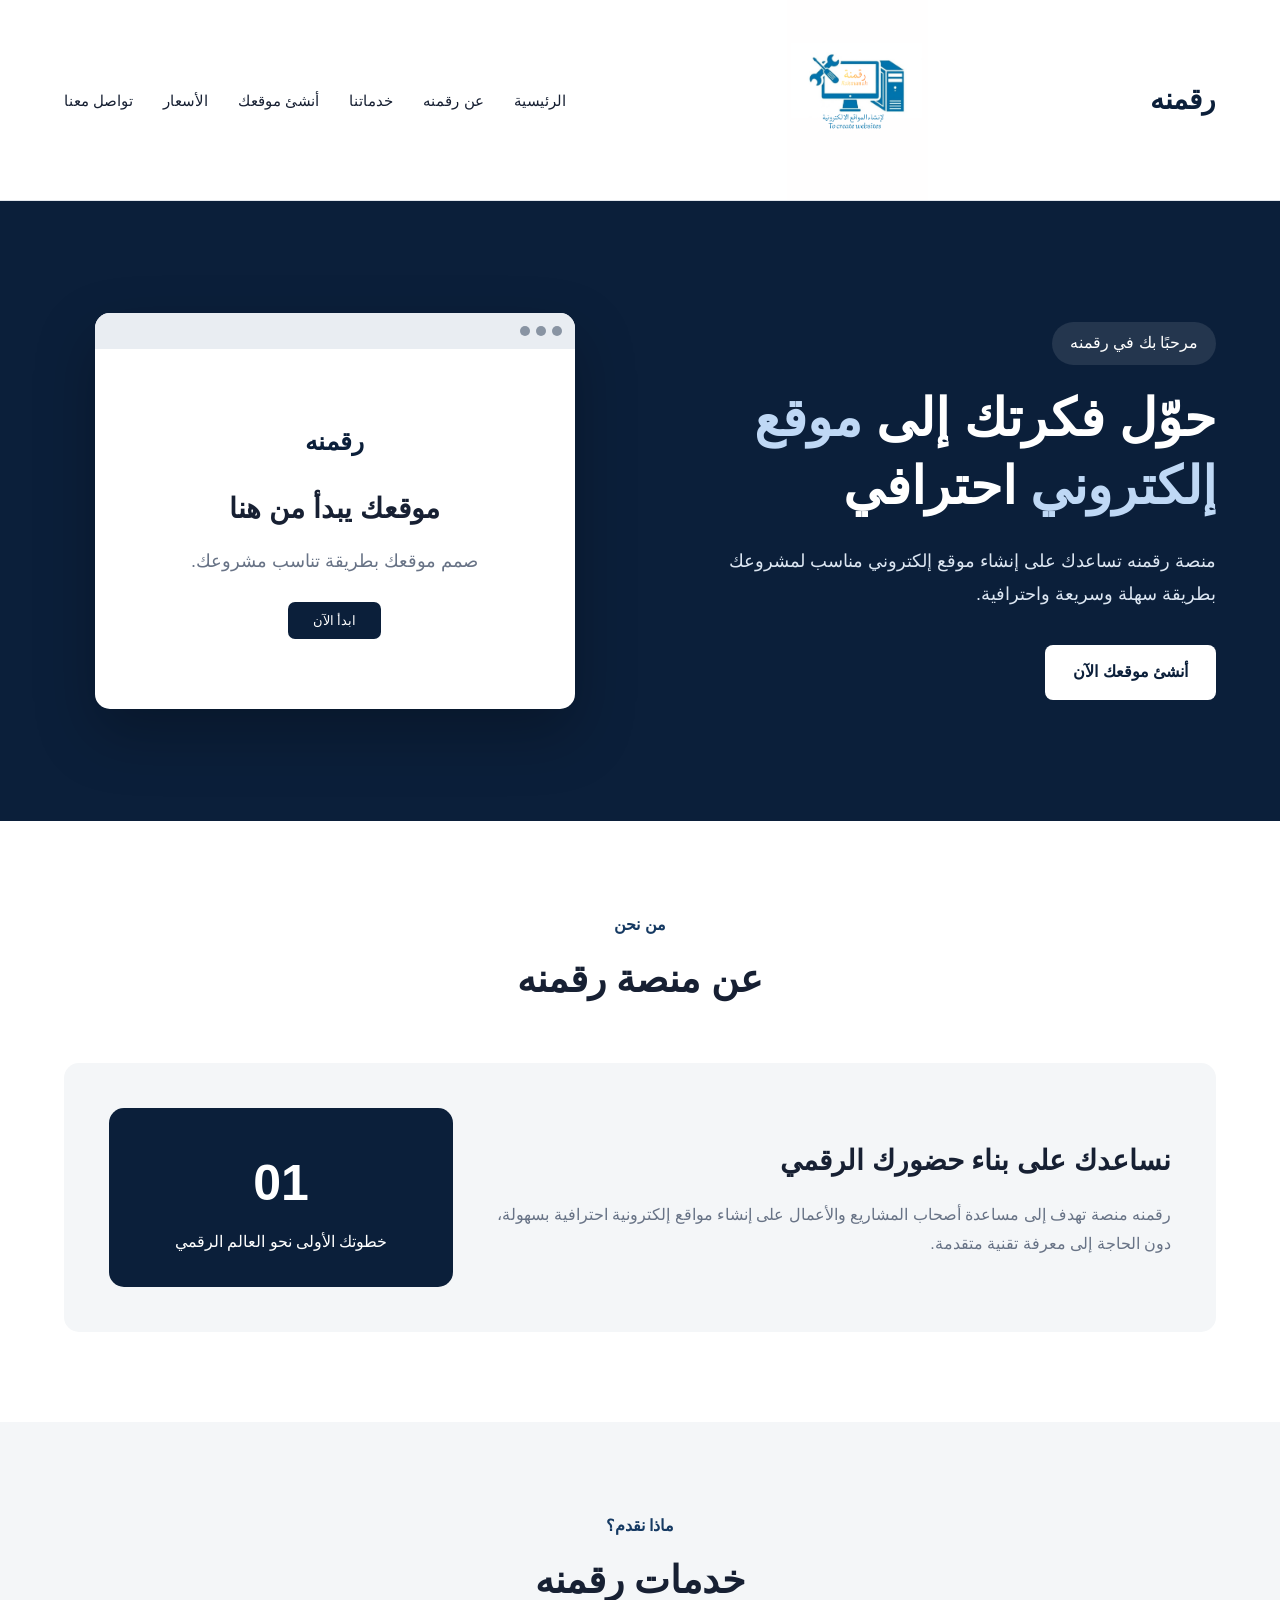
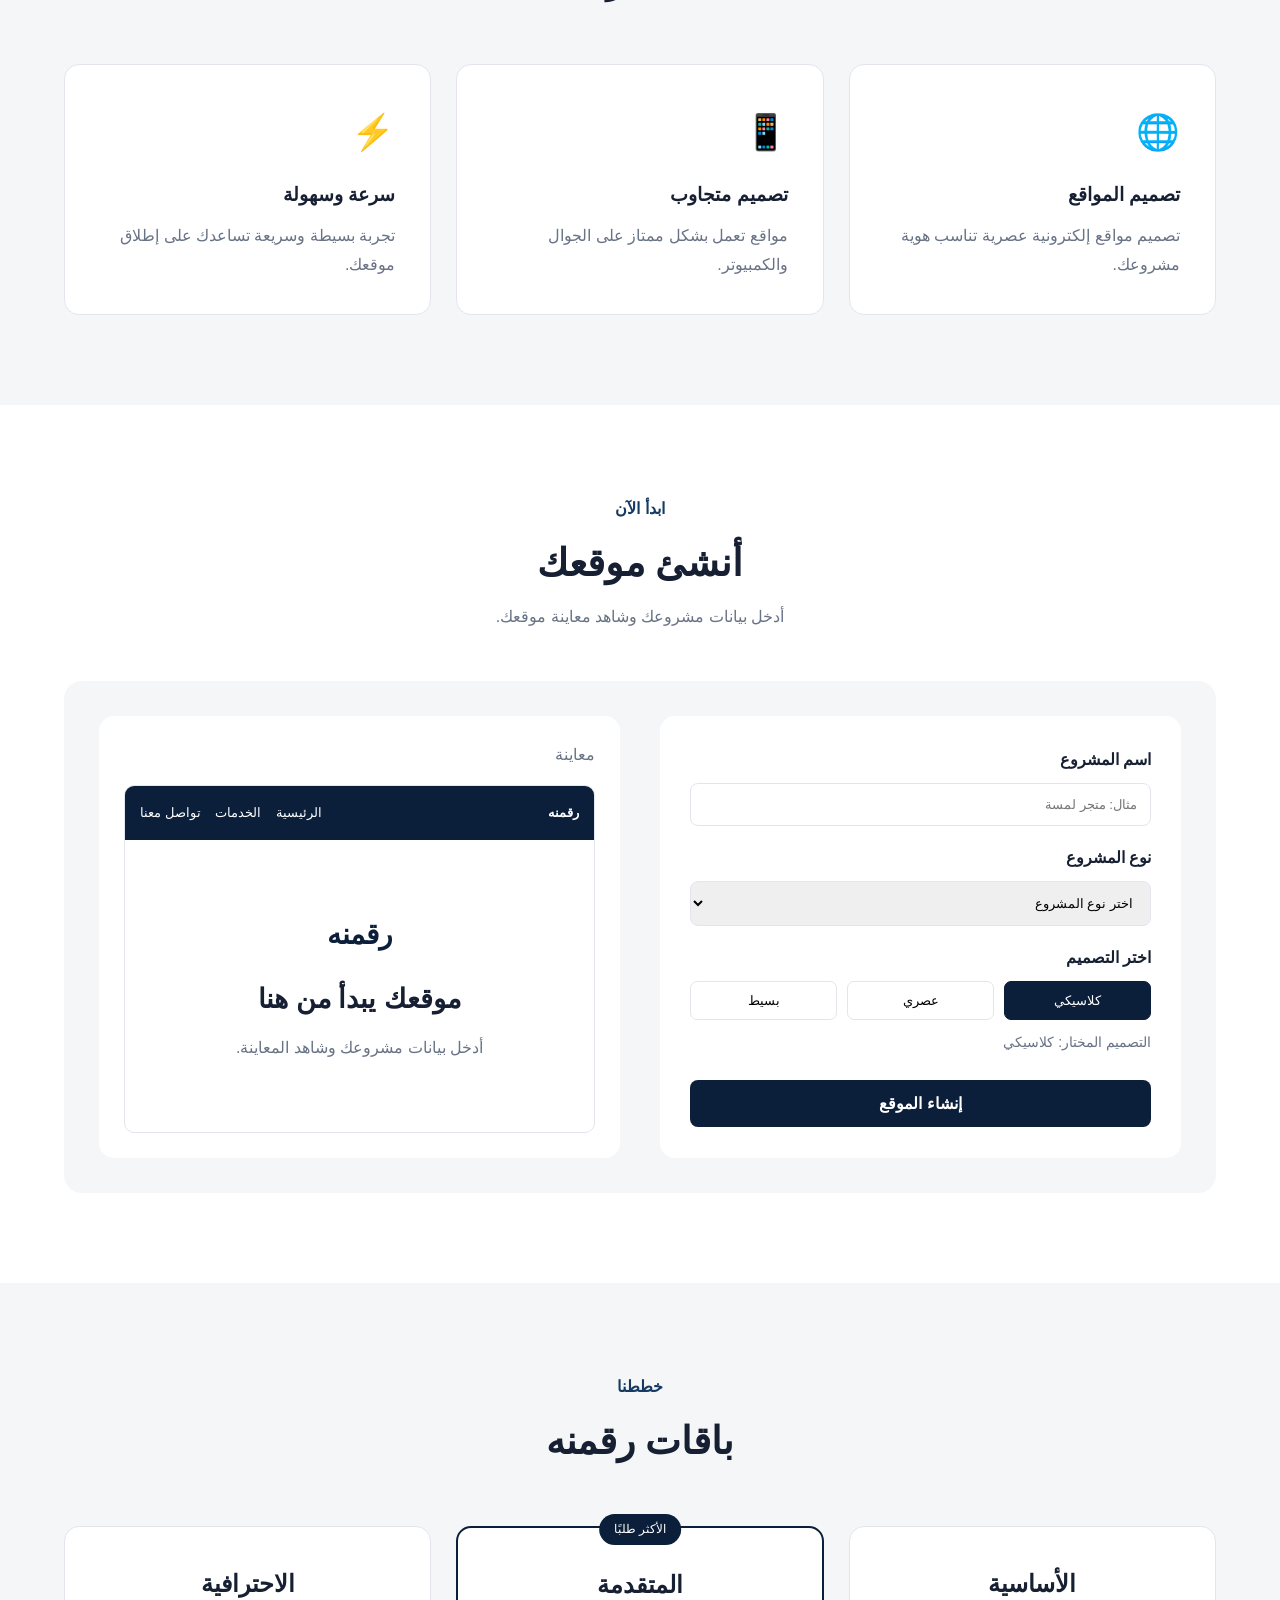
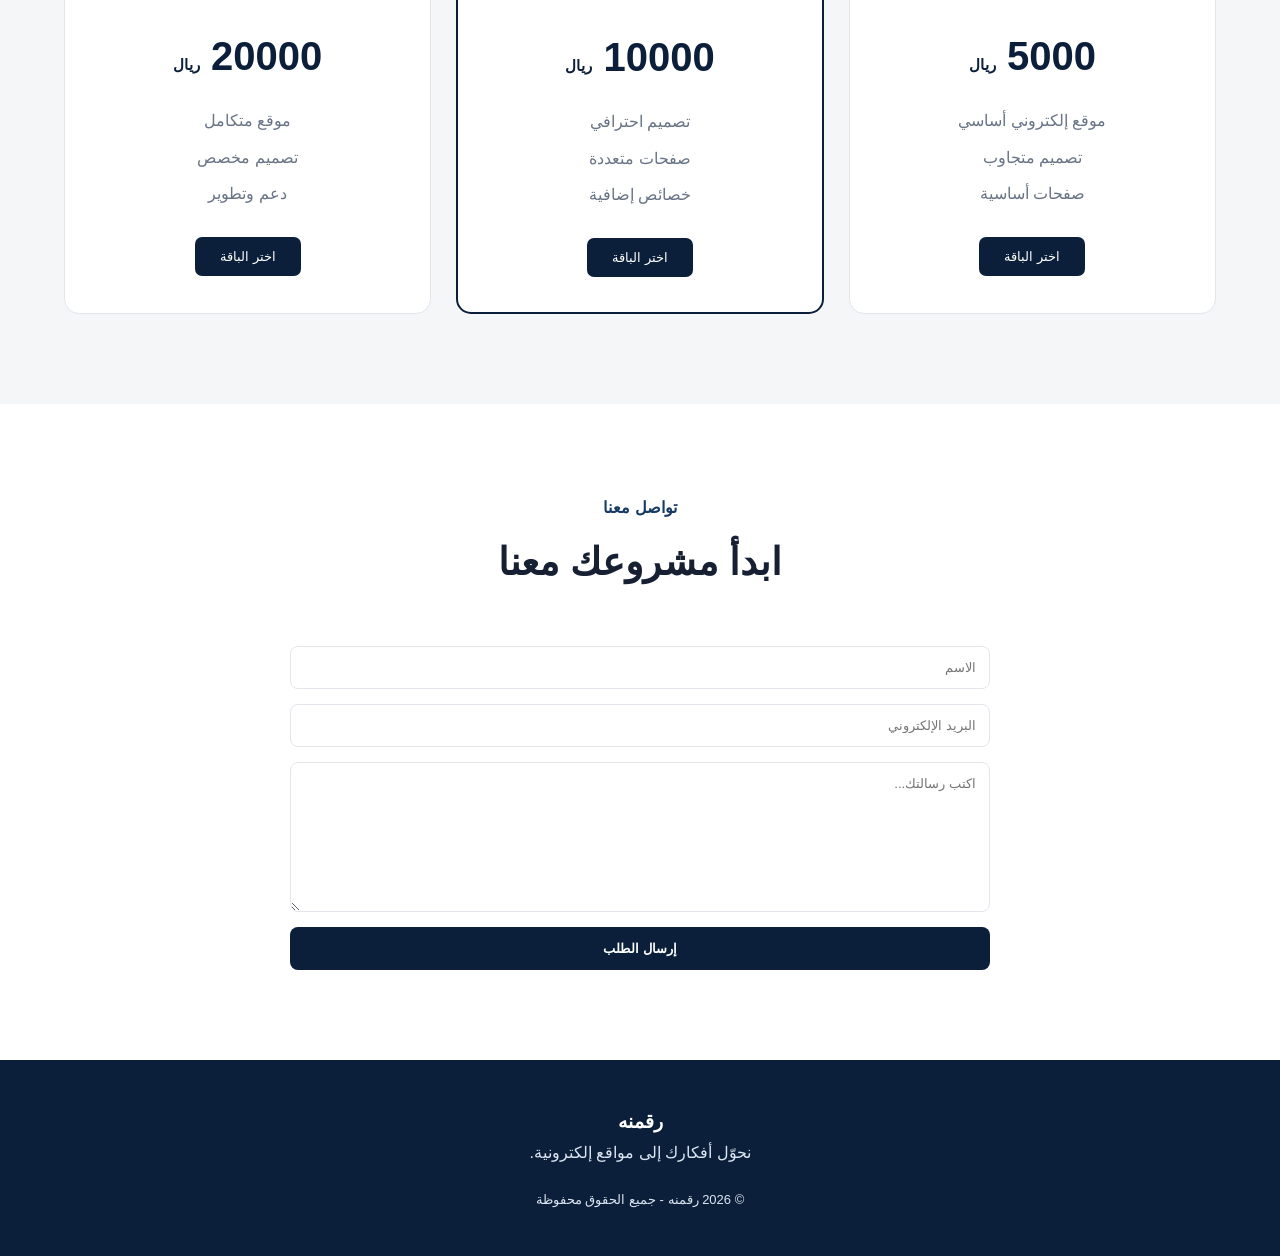
<file: index.html>
<!DOCTYPE html>
<html lang="ar" dir="rtl">
<head>
    <meta charset="UTF-8">
    <meta name="viewport" content="width=device-width, initial-scale=1.0">
    <title>رقمنه | إنشاء المواقع الإلكترونية</title>
    <link rel="stylesheet" href="style.css">
</head>

<body>
    

    <!-- القائمة العلوية -->
    <nav class="navbar">
        <div class="container nav-content">
            <a href="index.html" class="logo">
            رقمنه
        </a>

            <a href="index.html" class="logo">
                <img src="logo3.png" alt="شعار رقمنه">
            </a>

            <div class="nav-links">
                <a href="#home">الرئيسية</a>
                <a href="#about">عن رقمنه</a>
                <a href="#services">خدماتنا</a>
                <a href="#builder">أنشئ موقعك</a>
                <a href="#pricing">الأسعار</a>
                <a href="#contact">تواصل معنا</a>
            </div>

        </div>
    </nav>


    <!-- الصفحة الرئيسية -->
    <section class="hero" id="home">

        <div class="container hero-content">

            <div class="hero-text">

                <span class="small-title">مرحبًا بك في رقمنه</span>

                <h1>
                    حوّل فكرتك إلى
                    <span>موقع إلكتروني</span>
                    احترافي
                </h1>

                <p>
                    منصة رقمنه تساعدك على إنشاء موقع إلكتروني مناسب
                    لمشروعك بطريقة سهلة وسريعة واحترافية.
                </p>

                <a href="#builder" class="main-button">
                    أنشئ موقعك الآن
                </a>

            </div>

            <div class="hero-card">

                <div class="website-window">

                    <div class="window-top">
                        <span></span>
                        <span></span>
                        <span></span>
                    </div>

                    <div class="website-preview">
                        <div class="preview-logo">رقمنه</div>
                        <h3>موقعك يبدأ من هنا</h3>
                        <p>صمم موقعك بطريقة تناسب مشروعك.</p>
                        <button>ابدأ الآن</button>
                    </div>

                </div>

            </div>

        </div>

    </section>


    <!-- عن رقمنه -->
    <section class="section" id="about">

        <div class="container">

            <div class="section-title">
                <span>من نحن</span>
                <h2>عن منصة رقمنه</h2>
            </div>

            <div class="about-box">

                <div>
                    <h3>نساعدك على بناء حضورك الرقمي</h3>

                    <p>
                        رقمنه منصة تهدف إلى مساعدة أصحاب المشاريع والأعمال
                        على إنشاء مواقع إلكترونية احترافية بسهولة، دون الحاجة
                        إلى معرفة تقنية متقدمة.
                    </p>
                </div>

                <div class="about-number">
                    <strong>01</strong>
                    <span>خطوتك الأولى نحو العالم الرقمي</span>
                </div>

            </div>

        </div>

    </section>


    <!-- الخدمات -->
    <section class="section gray-section" id="services">

        <div class="container">

            <div class="section-title">
                <span>ماذا نقدم؟</span>
                <h2>خدمات رقمنه</h2>
            </div>

            <div class="cards">

                <div class="service-card">
                    <div class="icon">🌐</div>
                    <h3>تصميم المواقع</h3>
                    <p>
                        تصميم مواقع إلكترونية عصرية تناسب هوية مشروعك.
                    </p>
                </div>

                <div class="service-card">
                    <div class="icon">📱</div>
                    <h3>تصميم متجاوب</h3>
                    <p>
                        مواقع تعمل بشكل ممتاز على الجوال والكمبيوتر.
                    </p>
                </div>

                <div class="service-card">
                    <div class="icon">⚡</div>
                    <h3>سرعة وسهولة</h3>
                    <p>
                        تجربة بسيطة وسريعة تساعدك على إطلاق موقعك.
                    </p>
                </div>

            </div>

        </div>

    </section>


    <!-- منشئ الموقع -->
    <section class="builder section" id="builder">

        <div class="container">

            <div class="section-title">
                <span>ابدأ الآن</span>
                <h2>أنشئ موقعك</h2>
                <p>
                    أدخل بيانات مشروعك وشاهد معاينة موقعك.
                </p>
            </div>


            <div class="builder-box">

                <div class="builder-form">

                    <label for="businessName">
                        اسم المشروع
                    </label>

                    <input
                        type="text"
                        id="businessName"
                        placeholder="مثال: متجر لمسة"
                    >


                    <label for="businessType">
                        نوع المشروع
                    </label>

                    <select id="businessType">

                        <option value="">
                            اختر نوع المشروع
                        </option>

                        <option value="متجر إلكتروني">
                            متجر إلكتروني
                        </option>

                        <option value="مطعم أو مقهى">
                            مطعم أو مقهى
                        </option>

                        <option value="شركة">
                            شركة
                        </option>

                        <option value="مشروع شخصي">
                            مشروع شخصي
                        </option>

                        <option value="متجر خدمات">
                            متجر خدمات
                        </option>

                    </select>


                    <label>
                        اختر التصميم
                    </label>

                    <div class="design-options">

                        <button
                            type="button"
                            onclick="chooseDesign('كلاسيكي')"
                            class="selected"
                        >
                            كلاسيكي
                        </button>

                        <button
                            type="button"
                            onclick="chooseDesign('عصري')"
                        >
                            عصري
                        </button>

                        <button
                            type="button"
                            onclick="chooseDesign('بسيط')"
                        >
                            بسيط
                        </button>

                    </div>


                    <p id="selectedDesign" class="selected-design">
                        التصميم المختار: كلاسيكي
                    </p>


                    <button
                        type="button"
                        class="create-button"
                        onclick="createWebsite()"
                    >
                        إنشاء الموقع
                    </button>

                </div>


                <div class="builder-preview">

                    <span>معاينة</span>

                    <div class="fake-site">

                        <div class="fake-header">

                            <div class="fake-logo">
                                رقمنه
                            </div>

                            <div>
                                الرئيسية
                                &nbsp;&nbsp;
                                الخدمات
                                &nbsp;&nbsp;
                                تواصل معنا
                            </div>

                        </div>

                        <div class="fake-content">

                            <div class="result-logo" id="resultLogo">
                                رقمنه
                            </div>

                            <h2 id="resultTitle">
                                موقعك يبدأ من هنا
                            </h2>

                            <p id="resultText">
                                أدخل بيانات مشروعك وشاهد المعاينة.
                            </p>

                        </div>

                    </div>

                </div>

            </div>

        </div>

    </section>


    <!-- الأسعار -->
    <section class="section gray-section" id="pricing">
            <div class="container">

            <div class="section-title">
                <span>خططنا</span>
                <h2>باقات رقمنه</h2>
            </div>


            <div class="pricing-cards">

                <div class="price-card">

                    <h3>الأساسية</h3>

                    <div class="price">
                        5000
                        <small>ريال</small>
                        
                    </div>

                    <p>موقع إلكتروني أساسي</p>
                    <p>تصميم متجاوب</p>
                    <p>صفحات أساسية</p>

                    <button type="button" onclick="choosePackage('الأساسية', 5000)">
                                              اختر الباقة
                    </button>

                </div>


                <div class="price-card featured">

                    <span class="popular">
                        الأكثر طلبًا
                    </span>

                    <h3>المتقدمة</h3>

                    <div class="price">
                        10000
                        <small>ريال</small>
                    </div>

                    <p>تصميم احترافي</p>
                    <p>صفحات متعددة</p>
                    <p>خصائص إضافية</p>

                    <button type="button" onclick="choosePackage('المتقدمة', 10000)">
                                               اختر الباقة
                    </button>

                
                </div>


                <div class="price-card">

                    <h3>الاحترافية</h3>

                    <div class="price">
                        20000
                        <small>ريال</small>
                    </div>

                    <p>موقع متكامل</p>
                    <p>تصميم مخصص</p>
                    <p>دعم وتطوير</p>

                    <button type="button" onclick="choosePackage('الاحترافية', 20000)">
                                         اختر الباقة
                    </button>
                </div>

            </div>

        </div>

    </section>


        
    <!-- التواصل -->
    <section class="section" id="contact">

        <div class="container">

            <div class="section-title">
                <span>تواصل معنا</span>
                <h2>ابدأ مشروعك معنا</h2>
            </div>


            <form class="contact-form" id="contactForm">

                <input
                    type="text"
                    id="name"
                    placeholder="الاسم"
                    required
                >

                <input
                    type="email"
                    id="email"
                    placeholder="البريد الإلكتروني"
                    required
                >

                <textarea
                    id="message"
                    placeholder="اكتب رسالتك..."
                    required
                ></textarea>

                <button type="submit">
                    إرسال الطلب
                </button>

            </form>

        </div>

    </section>


    <!-- الفوتر -->
    <footer>

        <div class="container">

            <h3>رقمنه</h3>

            <p>
                نحوّل أفكارك إلى مواقع إلكترونية.
            </p>

            <p class="copyright">
                © 2026 رقمنه - جميع الحقوق محفوظة
            </p>

        </div>

    </footer>


    <script src="script.js"></script>

</body>
</html>
</file>
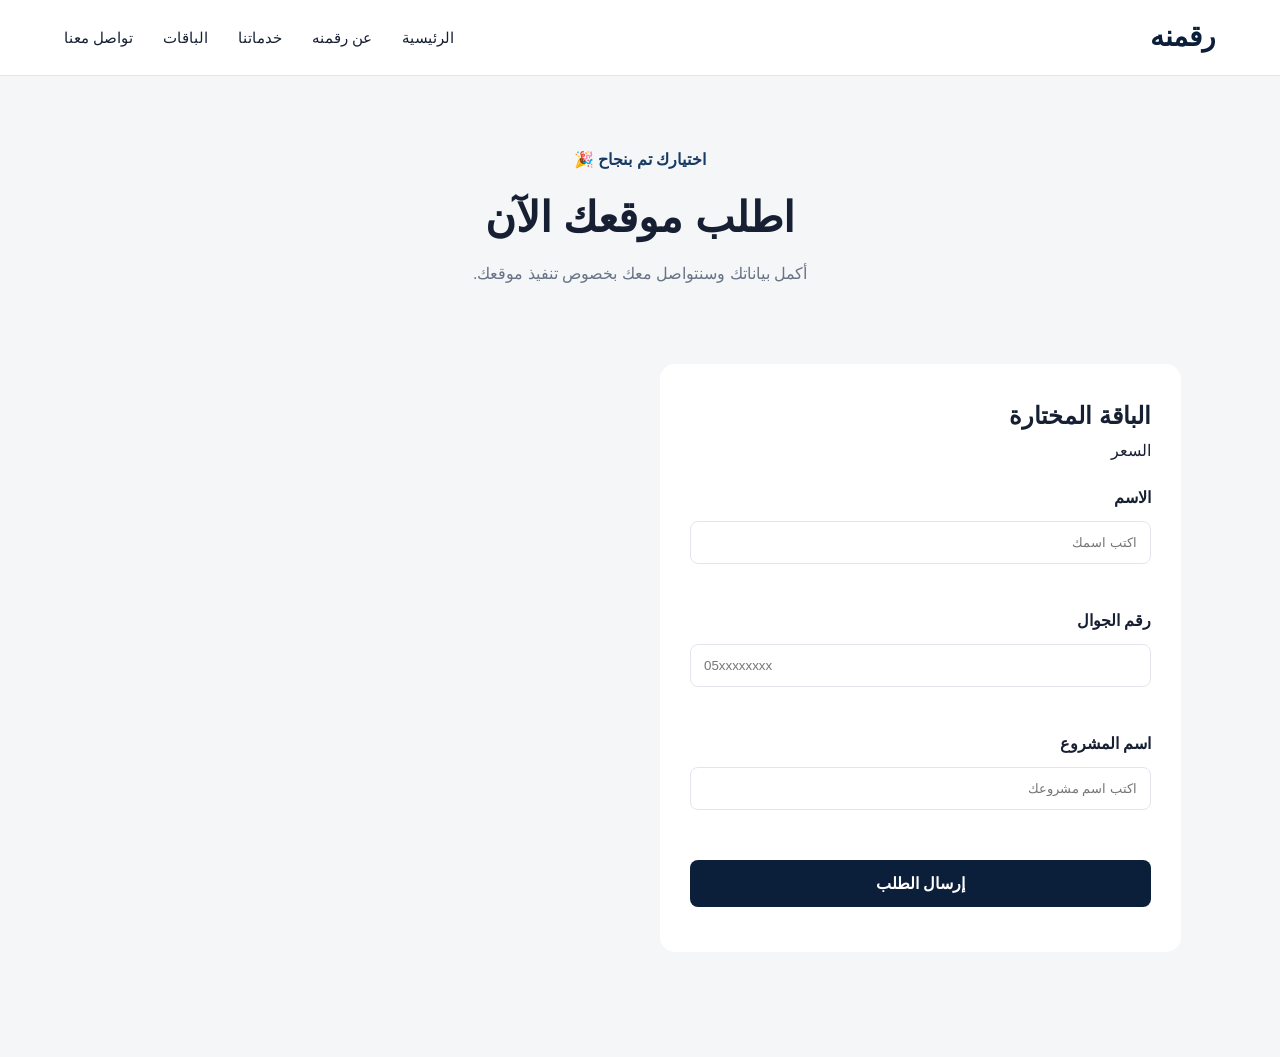
<file: package.html>
<!DOCTYPE html>
<html lang="ar" dir="rtl">

<head>
    <meta charset="UTF-8">
    <meta name="viewport" content="width=device-width, initial-scale=1.0">

    <title>طلب الباقة | رقمنه</title>

    <link rel="stylesheet" href="style.css">
</head>

<body class="preview-page">

    <!-- الشريط العلوي -->
    <nav class="navbar">
        <div class="container nav-content">

            <a href="index.html" class="logo">
                رقمنه
            </a>

            <div class="nav-links">
                <a href="index.html">الرئيسية</a>
                <a href="index.html#about">عن رقمنه</a>
                <a href="index.html#services">خدماتنا</a>
                <a href="index.html#pricing">الباقات</a>
                <a href="index.html#contact">تواصل معنا</a>
            </div>

        </div>
    </nav>


    <!-- محتوى الصفحة -->
    <main class="preview-main">

        <div class="container">

            <div class="preview-heading">

                <span>اختيارك تم بنجاح 🎉</span>

                <h1>اطلب موقعك الآن</h1>

                <p>
                    أكمل بياناتك وسنتواصل معك بخصوص تنفيذ موقعك.
                </p>

            </div>


            <!-- بيانات الباقة -->
            <div class="builder-box">

                <div class="builder-form">

                    <h2 id="selectedPackage">
                        الباقة المختارة
                    </h2>

                    <p id="selectedPrice">
                        السعر
                    </p>


                    <!-- الاسم -->
                    <label for="customerName">
                        الاسم
                    </label>

                    <input
                        type="text"
                        id="customerName"
                        placeholder="اكتب اسمك"
                    >

                    <small
                        class="field-error"
                        id="nameError">
                    </small>


                    <!-- الجوال -->
                    <label for="customerPhone">
                        رقم الجوال
                    </label>

                    <input
                        type="tel"
                        id="customerPhone"
                        placeholder="05xxxxxxxx"
                    >

                    <small
                        class="field-error"
                        id="phoneError">
                    </small>


                    <!-- اسم المشروع -->
                    <label for="projectName">
                        اسم المشروع
                    </label>

                    <input
                        type="text"
                        id="projectName"
                        placeholder="اكتب اسم مشروعك"
                    >

                    <small
                        class="field-error"
                        id="projectError">
                    </small>


                    <!-- زر الإرسال -->
                    <button
                        type="button"
                        class="create-button"
                        onclick="sendPackageRequest()">

                        إرسال الطلب

                    </button>


                    <!-- رسالة النجاح -->
                    <p
                        class="success-message"
                        id="successMessage">
                    </p>

                </div>

            </div>

        </div>

    </main>


    <!-- JavaScript -->
    <script src="script.js"></script>

</body>

</html>
</file>
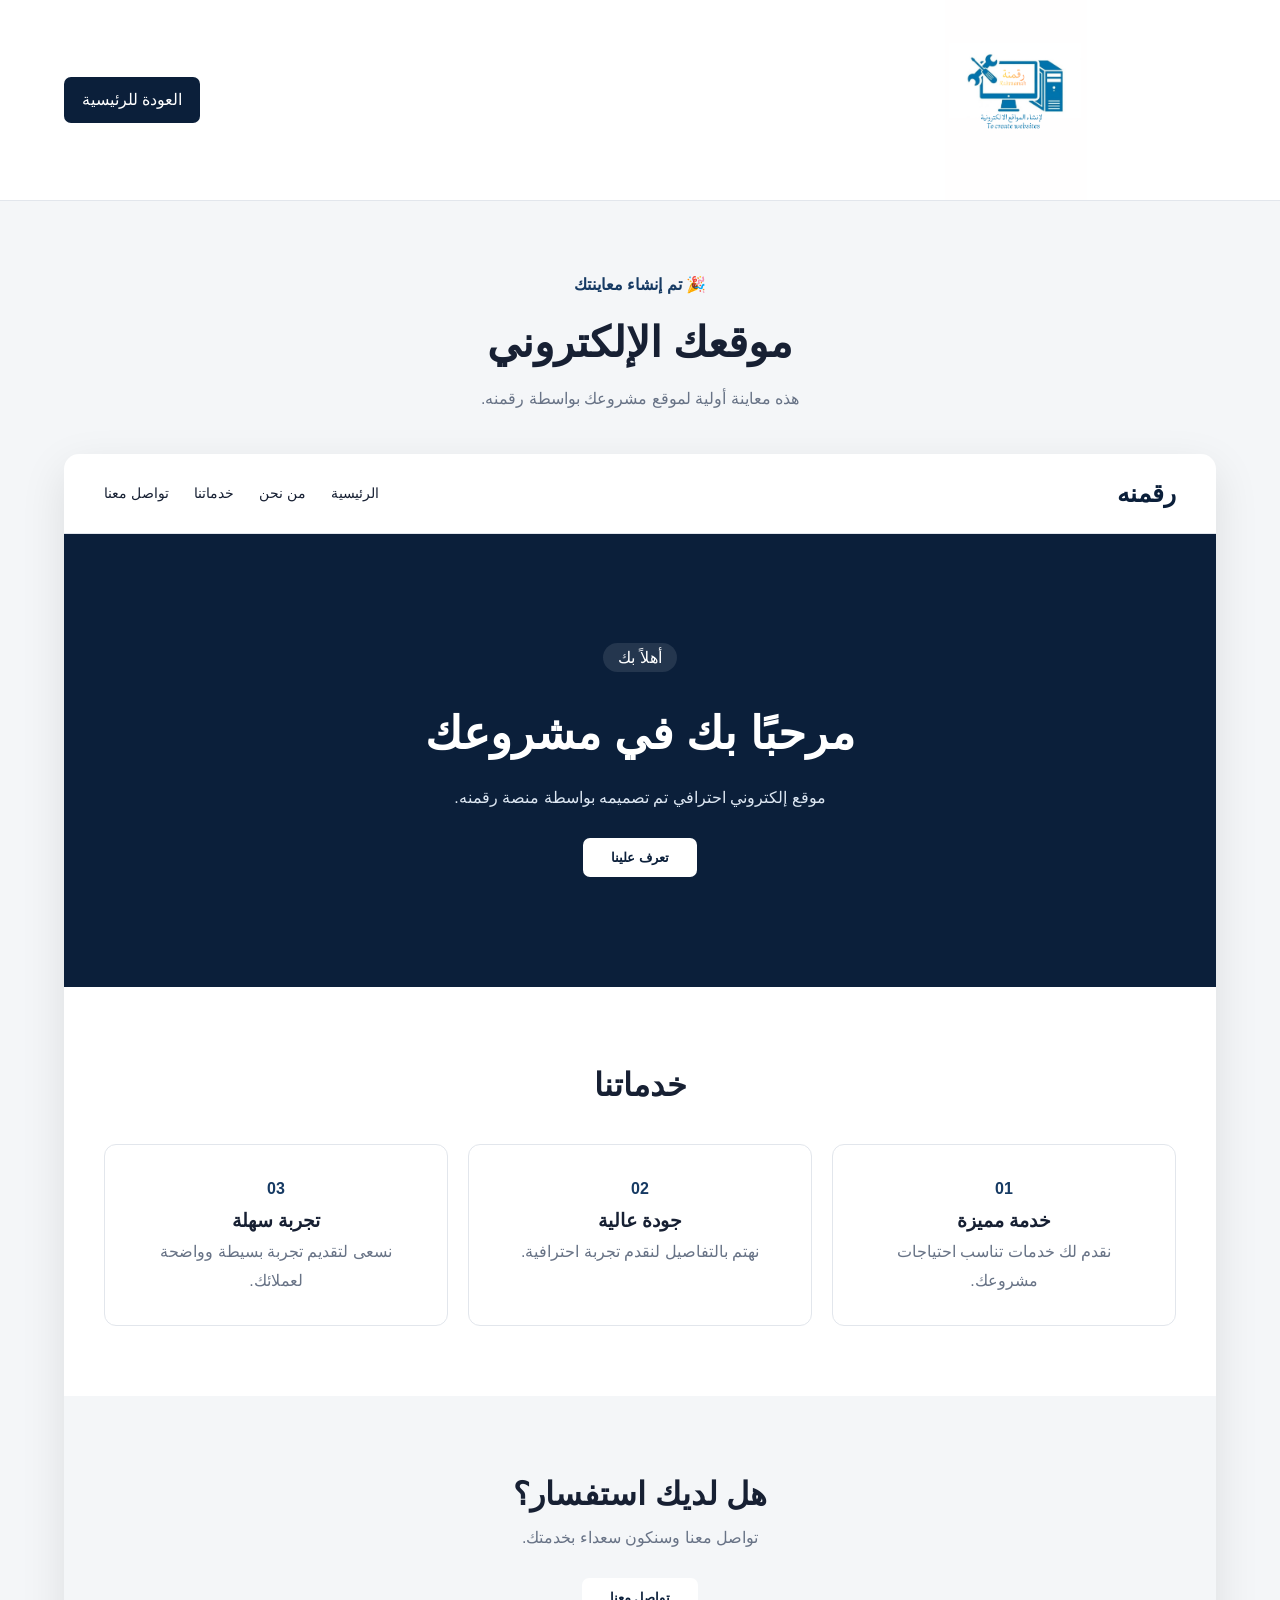
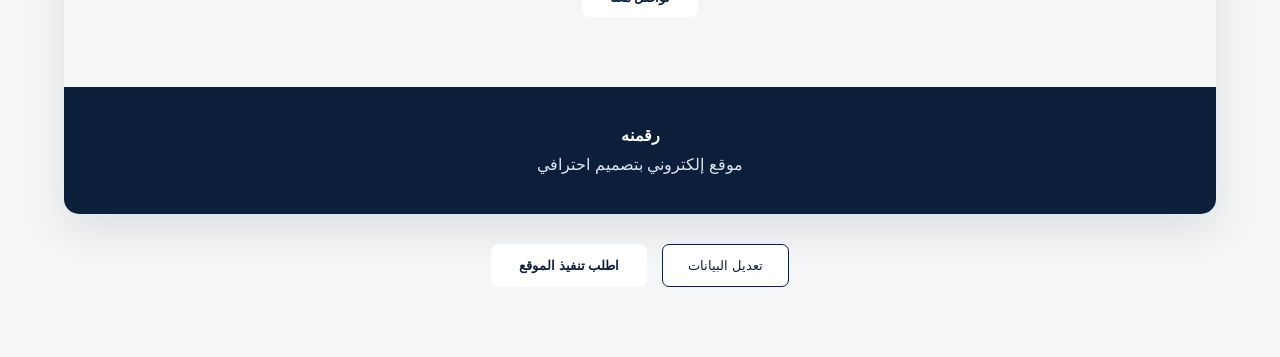
<file: preview.html>
<!DOCTYPE html>
<html lang="ar" dir="rtl">

<head>

    <meta charset="UTF-8">

    <meta
        name="viewport"
        content="width=device-width, initial-scale=1.0"
    >

    <title>معاينة موقعك | رقمنه</title>

    <link rel="stylesheet" href="style.css">

</head>


<body class="preview-page">


    <!-- الهيدر -->

    <nav class="navbar">

        <div class="container nav-content">

            <a href="index.html" class="logo">

                <img
                    src="logo3.png"
                    alt="شعار رقمنه"
                >

            </a>

            <a href="index.html" class="back-button">
                العودة للرئيسية
            </a>

        </div>

    </nav>


    <!-- المعاينة -->

    <main class="preview-main">

        <div class="container">

            <div class="preview-heading">

                <span>
                    🎉 تم إنشاء معاينتك
                </span>

                <h1>
                    موقعك الإلكتروني
                </h1>

                <p>
                    هذه معاينة أولية لموقع مشروعك بواسطة رقمنه.
                </p>

            </div>


            <div class="client-site">

                <!-- رأس موقع العميل -->

                <header class="client-header">

                    <div class="client-logo" id="previewLogo">
                        رقمنه
                    </div>

                    <nav>

                        <a href="#">
                            الرئيسية
                        </a>

                        <a href="#">
                            من نحن
                        </a>

                        <a href="#">
                            خدماتنا
                        </a>

                        <a href="#">
                            تواصل معنا
                        </a>

                    </nav>

                </header>


                <!-- محتوى موقع العميل -->

                <section class="client-hero">

                    <div>

                        <span class="client-label">
                            أهلاً بك
                        </span>

                        <h2 id="previewTitle">
                            مرحبًا بك في مشروعك
                        </h2>

                        <p id="previewText">
                            موقع إلكتروني احترافي تم تصميمه
                            بواسطة منصة رقمنه.
                        </p>

                        <button class="client-button">
                            تعرف علينا
                        </button>

                    </div>

                </section>


                <!-- الخدمات -->

                <section class="client-services">

                    <h2>
                        خدماتنا
                    </h2>

                    <div class="client-service-cards">

                        <div>
                            <span>01</span>
                            <h3>خدمة مميزة</h3>
                            <p>
                                نقدم لك خدمات تناسب احتياجات مشروعك.
                            </p>
                        </div>

                        <div>
                            <span>02</span>
                            <h3>جودة عالية</h3>
                            <p>
                                نهتم بالتفاصيل لنقدم تجربة احترافية.
                            </p>
                        </div>

                        <div>
                            <span>03</span>
                            <h3>تجربة سهلة</h3>
                            <p>
                                نسعى لتقديم تجربة بسيطة وواضحة لعملائك.
                            </p>
                        </div>

                    </div>

                </section>


                <!-- تواصل -->

                <section class="client-contact">

                    <h2>
                        هل لديك استفسار؟
                    </h2>

                    <p>
                        تواصل معنا وسنكون سعداء بخدمتك.
                    </p>

                    <button class="client-button">
                        تواصل معنا
                    </button>

                </section>


                <footer class="client-footer">

                    <strong id="previewFooter">
                        رقمنه
                    </strong>

                    <p>
                        موقع إلكتروني بتصميم احترافي
                    </p>

                </footer>

            </div>


            <div class="preview-actions">

                <button
                    onclick="window.location.href='index.html#builder'"
                    class="secondary-button"
                >
                    تعديل البيانات
                </button>

                <button
                    onclick="alert('سيتم التواصل معك قريبًا لإكمال طلب تنفيذ الموقع.')"
                    class="main-button"
                >
                    اطلب تنفيذ الموقع
                </button>

            </div>

        </div>

    </main>


    <script src="script.js"></script>

</body>

</html>
</file>
<file: style.css>
* {
    margin: 0;
    padding: 0;
    box-sizing: border-box;
}

:root {
    --navy: #0B1F3A;
    --navy-light: #163A63;
    --white: #FFFFFF;
    --gray: #F4F6F8;
    --text: #172033;
    --muted: #687386;
    --border: #E2E6EC;
}

html {
    scroll-behavior: smooth;
}

body {
    font-family: Arial, Tahoma, sans-serif;
    color: var(--text);
    background: var(--white);
    line-height: 1.8;
}

a {
    text-decoration: none;
    color: inherit;
}

.container {
    width: 90%;
    max-width: 1200px;
    margin: auto;
}


/* NAVBAR */

.navbar {
    background: var(--white);
    border-bottom: 1px solid var(--border);
    position: sticky;
    top: 0;
    z-index: 1000;
}

.nav-content {
    min-height: 75px;
    display: flex;
    align-items: center;
    justify-content: space-between;
    gap: 30px;
}

.logo img {
    width: 400px;
    height: 200px;
    object-fit: contain;
    display: block;
}

.nav-links {
    display: flex;
    gap: 28px;
    align-items: center;
}

.nav-links a {
    font-size: 15px;
    color: var(--text);
    transition: 0.3s;
}

.nav-links a:hover {
    color: var(--navy-light);
}


/* HERO */

.hero {
    background: var(--navy);
    color: var(--white);
    min-height: 620px;
    display: flex;
    align-items: center;
}

.hero-content {
    display: grid;
    grid-template-columns: 1fr 1fr;
    gap: 70px;
    align-items: center;
}

.small-title {
    display: inline-block;
    background: rgba(255,255,255,0.1);
    padding: 7px 18px;
    border-radius: 30px;
    margin-bottom: 20px;
}

.hero h1 {
    font-size: 52px;
    line-height: 1.3;
    margin-bottom: 25px;
}

.hero h1 span {
    color: #BFD8F5;
}

.hero p {
    color: #DCE6F2;
    font-size: 18px;
    max-width: 600px;
    margin-bottom: 35px;
}

.main-button {
    display: inline-block;
    background: var(--white);
    color: var(--navy);
    padding: 13px 28px;
    border-radius: 8px;
    font-weight: bold;
    border: none;
    cursor: pointer;
    transition: 0.3s;
}

.main-button:hover {
    transform: translateY(-2px);
}


/* WEBSITE CARD */

.hero-card {
    display: flex;
    justify-content: center;
}

.website-window {
    background: var(--white);
    width: 100%;
    max-width: 480px;
    border-radius: 15px;
    overflow: hidden;
    box-shadow: 0 25px 60px rgba(0,0,0,0.25);
}

.window-top {
    background: #E9EDF2;
    padding: 13px;
    display: flex;
    gap: 6px;
}

.window-top span {
    width: 10px;
    height: 10px;
    background: #8994A3;
    border-radius: 50%;
}

.website-preview {
    color: var(--text);
    text-align: center;
    padding: 70px 30px;
}

.preview-logo {
    font-size: 25px;
    font-weight: bold;
    color: var(--navy);
    margin-bottom: 20px;
}

.website-preview h3 {
    font-size: 28px;
    margin-bottom: 10px;
}

.website-preview p {
    color: var(--muted);
    margin-bottom: 25px;
}

.website-preview button {
    background: var(--navy);
    color: white;
    border: none;
    padding: 11px 25px;
    border-radius: 7px;
}


/* SECTIONS */

.section {
    padding: 90px 0;
}

.gray-section {
    background: var(--gray);
}

.section-title {
    text-align: center;
    margin-bottom: 50px;
}

.section-title span {
    color: var(--navy-light);
    font-weight: bold;
}

.section-title h2 {
    font-size: 38px;
    margin: 5px 0;
}

.section-title p {
    color: var(--muted);
}


/* ABOUT */

.about-box {
    display: grid;
    grid-template-columns: 2fr 1fr;
    gap: 30px;
    background: var(--gray);
    border-radius: 15px;
    padding: 45px;
    align-items: center;
}

.about-box h3 {
    font-size: 28px;
    margin-bottom: 15px;
}

.about-box p {
    color: var(--muted);
}

.about-number {
    background: var(--navy);
    color: var(--white);
    border-radius: 15px;
    padding: 30px;
    text-align: center;
}

.about-number strong {
    display: block;
    font-size: 50px;
}


/* SERVICES */

.cards {
    display: grid;
    grid-template-columns: repeat(3, 1fr);
    gap: 25px;
}

.service-card {
    background: var(--white);
    padding: 35px;
    border-radius: 15px;
    border: 1px solid var(--border);
    transition: 0.3s;
}

.service-card:hover {
    transform: translateY(-5px);
}

.icon {
    font-size: 35px;
    margin-bottom: 15px;
}

.service-card h3 {
    margin-bottom: 10px;
}

.service-card p {
    color: var(--muted);
}


/* BUILDER */

.builder {
    background: var(--white);
}

.builder-box {
    display: grid;
    grid-template-columns: 1fr 1fr;
    gap: 40px;
    background: var(--gray);
    padding: 35px;
    border-radius: 18px;
}

.builder-form {
    background: var(--white);
    padding: 30px;
    border-radius: 15px;
}

.builder-form label {
    display: block;
    font-weight: bold;
    margin-bottom: 8px;
    margin-top: 18px;
}

.builder-form label:first-child {
    margin-top: 0;
}

.builder-form input,
.builder-form select,
.contact-form input,
.contact-form textarea {
    width: 100%;
    border: 1px solid var(--border);
    padding: 13px;
    border-radius: 8px;
    outline: none;
    font-family: inherit;
}

.builder-form input:focus,
.builder-form select:focus,
.contact-form input:focus,
.contact-form textarea:focus {
    border-color: var(--navy-light);
}

.design-options {
    display: flex;
    gap: 10px;
}

.design-options button {
    flex: 1;
    padding: 11px;
    background: var(--white);
    border: 1px solid var(--border);
    border-radius: 7px;
    cursor: pointer;
}

.design-options button.selected {
    background: var(--navy);
    color: var(--white);
    border-color: var(--navy);
}

.selected-design {
    color: var(--muted);
    font-size: 14px;
    margin-top: 10px;
}

.create-button {
    width: 100%;
    margin-top: 25px;
    padding: 14px;
    background: var(--navy);
    color: var(--white);
    border: none;
    border-radius: 8px;
    font-size: 16px;
    font-weight: bold;
    cursor: pointer;
}

.create-button:hover {
    background: var(--navy-light);
}


/* BUILDER PREVIEW */

.builder-preview {
    background: var(--white);
    padding: 25px;
    border-radius: 15px;
}

.builder-preview > span {
    display: block;
    color: var(--muted);
    margin-bottom: 15px;
}

.fake-site {
    border: 1px solid var(--border);
    border-radius: 10px;
    overflow: hidden;
}

.fake-header {
    background: var(--navy);
    color: white;
    padding: 15px;
    display: flex;
    justify-content: space-between;
    font-size: 13px;
}

.fake-logo {
    font-weight: bold;
}

.fake-content {
    text-align: center;
    padding: 70px 20px;
}

.result-logo {
    font-size: 28px;
    font-weight: bold;
    color: var(--navy);
    margin-bottom: 15px;
}

.fake-content h2 {
    font-size: 27px;
    margin-bottom: 10px;
}

.fake-content p {
    color: var(--muted);
}


/* PRICING */

.pricing-cards {
    display: grid;
    grid-template-columns: repeat(3, 1fr);
    gap: 25px;
}

.price-card {
    position: relative;
    background: var(--white);
    padding: 35px;
    border-radius: 15px;
    border: 1px solid var(--border);
    text-align: center;
}

.price-card.featured {
    border: 2px solid var(--navy);
}

.price-card h3 {
    font-size: 24px;
}

.price {
    font-size: 40px;
    font-weight: bold;
    color: var(--navy);
    margin: 15px 0;
}

.price small {
    font-size: 15px;
}

.price-card p {
    color: var(--muted);
    margin: 8px;
}

.price-card button {
    margin-top: 20px;
    background: var(--navy);
    color: white;
    border: none;
    padding: 12px 25px;
    border-radius: 7px;
    cursor: pointer;
}

.popular {
    position: absolute;
    top: -14px;
    right: 50%;
    transform: translateX(50%);
    background: var(--navy);
    color: white;
    padding: 5px 15px;
    border-radius: 20px;
    font-size: 12px;
}


/* CONTACT */

.contact-form {
    max-width: 700px;
    margin: auto;
    display: flex;
    flex-direction: column;
    gap: 15px;
}

.contact-form textarea {
    min-height: 150px;
    resize: vertical;
}

.contact-form button {
    background: var(--navy);
    color: white;
    border: none;
    padding: 14px;
    border-radius: 8px;
    cursor: pointer;
    font-weight: bold;
}


/* FOOTER */

footer {
    background: var(--navy);
    color: white;
    text-align: center;
    padding: 45px 0;
}

footer p {
    color: #DCE6F2;
}

.copyright {
    margin-top: 20px;
    font-size: 13px;
}


/* PREVIEW PAGE */

.preview-page {
    background: var(--gray);
}

.back-button {
    background: var(--navy);
    color: white;
    padding: 9px 18px;
    border-radius: 7px;
}

.preview-main {
    padding: 70px 0;
}

.preview-heading {
    text-align: center;
    margin-bottom: 40px;
}

.preview-heading span {
    color: var(--navy-light);
    font-weight: bold;
}

.preview-heading h1 {
    font-size: 42px;
    margin: 5px 0;
}

.preview-heading p {
    color: var(--muted);
}


/* CLIENT SITE */

.client-site {
    background: white;
    border-radius: 15px;
    overflow: hidden;
    box-shadow: 0 15px 45px rgba(0,0,0,0.1);
}

.client-header {
    min-height: 80px;
    padding: 0 40px;
    display: flex;
    align-items: center;
    justify-content: space-between;
    border-bottom: 1px solid var(--border);
}

.client-logo {
    color: var(--navy);
    font-size: 25px;
    font-weight: bold;
}

.client-header nav {
    display: flex;
    gap: 25px;
}

.client-header nav a {
    font-size: 14px;
}

.client-hero {
    background: var(--navy);
    color: white;
    padding: 110px 50px;
    text-align: center;
}

.client-label {
    background: rgba(255,255,255,0.1);
    padding: 6px 15px;
    border-radius: 20px;
}

.client-hero h2 {
    font-size: 45px;
    margin: 20px 0 10px;
}

.client-hero p {
    max-width: 650px;
    margin: auto;
    color: #DCE6F2;
}

.client-button {
    margin-top: 25px;
    padding: 12px 28px;
    border: none;
    border-radius: 7px;
    background: white;
    color: var(--navy);
    font-weight: bold;
    cursor: pointer;
}

.client-services {
    padding: 70px 40px;
    text-align: center;
}

.client-services h2 {
    font-size: 32px;
    margin-bottom: 30px;
}

.client-service-cards {
    display: grid;
    grid-template-columns: repeat(3, 1fr);
    gap: 20px;
}

.client-service-cards div {
    border: 1px solid var(--border);
    padding: 30px;
    border-radius: 12px;
}

.client-service-cards span {
    color: var(--navy-light);
    font-weight: bold;
}

.client-service-cards p {
    color: var(--muted);
}

.client-contact {
    background: var(--gray);
    padding: 70px 30px;
    text-align: center;
}

.client-contact h2 {
    font-size: 32px;
}

.client-contact p {
    color: var(--muted);
}

.client-footer {
    background: var(--navy);
    color: white;
    text-align: center;
    padding: 35px;
}

.client-footer p {
    color: #DCE6F2;
}


/* ACTIONS */

.preview-actions {
    display: flex;
    justify-content: center;
    gap: 15px;
    margin-top: 30px;
}

.secondary-button {
    background: white;
    border: 1px solid var(--navy);
    color: var(--navy);
    padding: 13px 25px;
    border-radius: 7px;
    cursor: pointer;
}


/* RESPONSIVE */

@media (max-width: 900px) {

    .hero-content,
    .builder-box,
    .about-box {
        grid-template-columns: 1fr;
    }

    .cards,
    .pricing-cards {
        grid-template-columns: 1fr;
    }

    .hero {
        padding: 80px 0;
    }

    .hero h1 {
        font-size: 40px;
    }

    .nav-links {
        display: none;
    }

    .client-service-cards {
        grid-template-columns: 1fr;
    }

}

@media (max-width: 600px) {

    .section {
        padding: 60px 0;
    }

    .hero h1 {
        font-size: 34px;
    }

    .section-title h2 {
        font-size: 30px;
    }

    .builder-box {
        padding: 15px;
    }

    .client-header {
        padding: 15px;
        flex-direction: column;
        gap: 15px;
    }

    .client-header nav {
        gap: 12px;
        font-size: 12px;
    }

    .client-hero {
        padding: 70px 20px;
    }

    .client-hero h2 {
        font-size: 32px;
    }

    .preview-actions {
        flex-direction: column;
    }

}

.nav-content {
    display: flex;
    align-items: center;
    justify-content: space-between;
}

.logo {
    font-size: 28px;
    font-weight: bold;
    color: var(--navy);
    text-decoration: none;
}

.nav-links {
    display: flex;
    align-items: center;
    gap: 30px;
}

.field-error {
    display: block;
    color: #c62828;
    font-size: 14px;
    margin-top: 5px;
    min-height: 20px;
}

.input-error {
    border: 2px solid #c62828 !important;
}

.success-message {
    color: var(--navy);
    font-weight: bold;
    text-align: center;
    margin-top: 15px;
}

.field-error {
    display: block;
    color: #c62828;
    font-size: 14px;
    margin-top: 5px;
    min-height: 20px;
}

.input-error {
    border: 2px solid #c62828 !important;
}

.success-message {
    color: var(--navy);
    font-weight: bold;
    text-align: center;
    margin-top: 15px;
}

.field-error {
    display: block;
    color: #c62828;
    font-size: 14px;
    margin-top: 5px;
    min-height: 20px;
}

.input-error {
    border: 2px solid #c62828 !important;
}

.success-message {
    color: var(--navy);
    font-weight: bold;
    text-align: center;
    margin-top: 15px;
}

.price-card.selected {
    border: 3px solid var(--navy);
    transform: translateY(-8px);
    box-shadow: 0 15px 35px rgba(11, 31, 58, 0.18);
}

.price-card.selected button {
    background: var(--navy-light);
    color: white;
}

.price-card {
    position: relative;
    cursor: pointer;
    transition: 0.3s;
}

.price-card input {
    position: absolute;
    opacity: 0;
}

.price-card:has(input:checked) {
    border: 3px solid var(--navy);
    transform: translateY(-8px);
    box-shadow: 0 15px 35px rgba(11, 31, 58, 0.18);
}

.price-card:has(input:checked) .choose-text {
    background: var(--navy);
    color: white;
}

.choose-text {
    margin-top: 20px;
    padding: 12px;
    border: 2px solid var(--navy);
    border-radius: 8px;
    text-align: center;
    font-weight: bold;
    color: var(--navy);
}

.package-action {
    text-align: center;
    margin-top: 30px;
}

.package-action button {
    background: var(--navy);
    color: white;
    border: none;
    padding: 14px 45px;
    border-radius: 8px;
    font-size: 17px;
    font-weight: bold;
    cursor: pointer;
}

#packageError {
    color: #c62828;
    margin-top: 10px;
}
</file>
